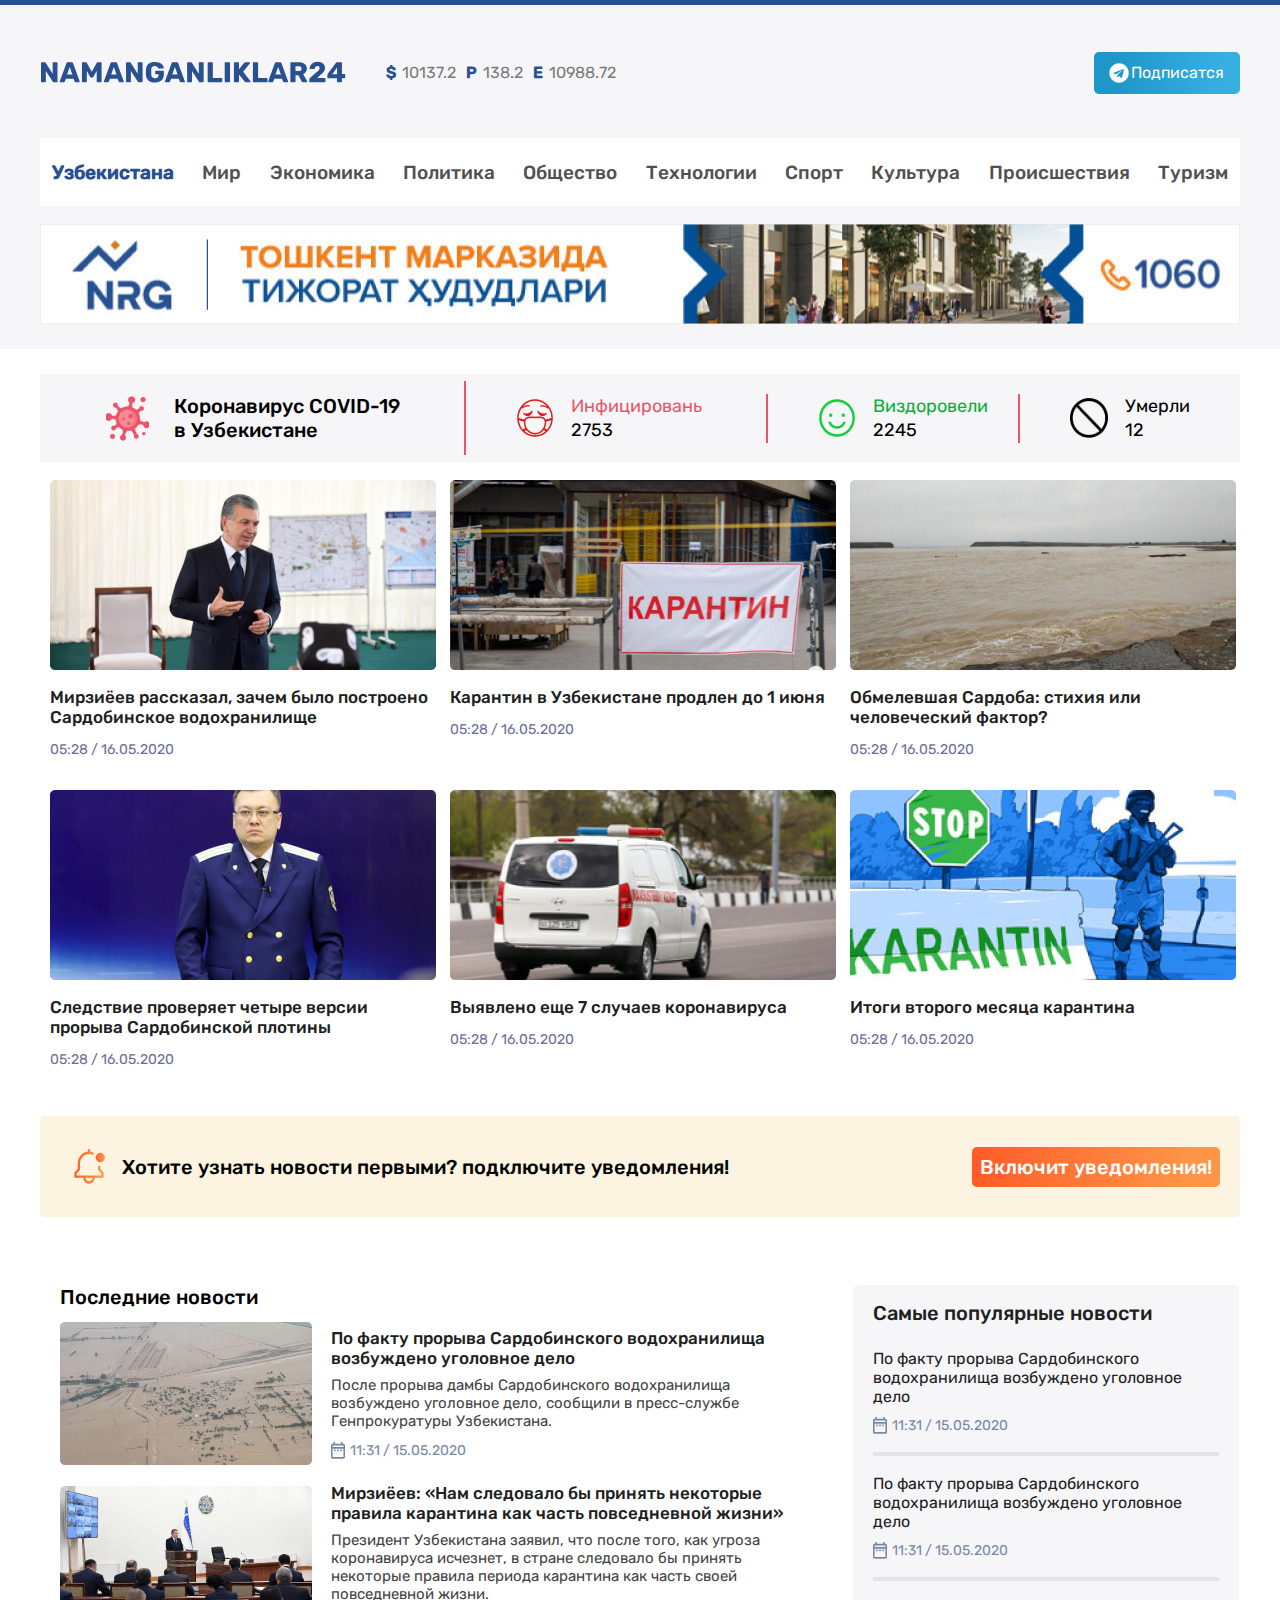
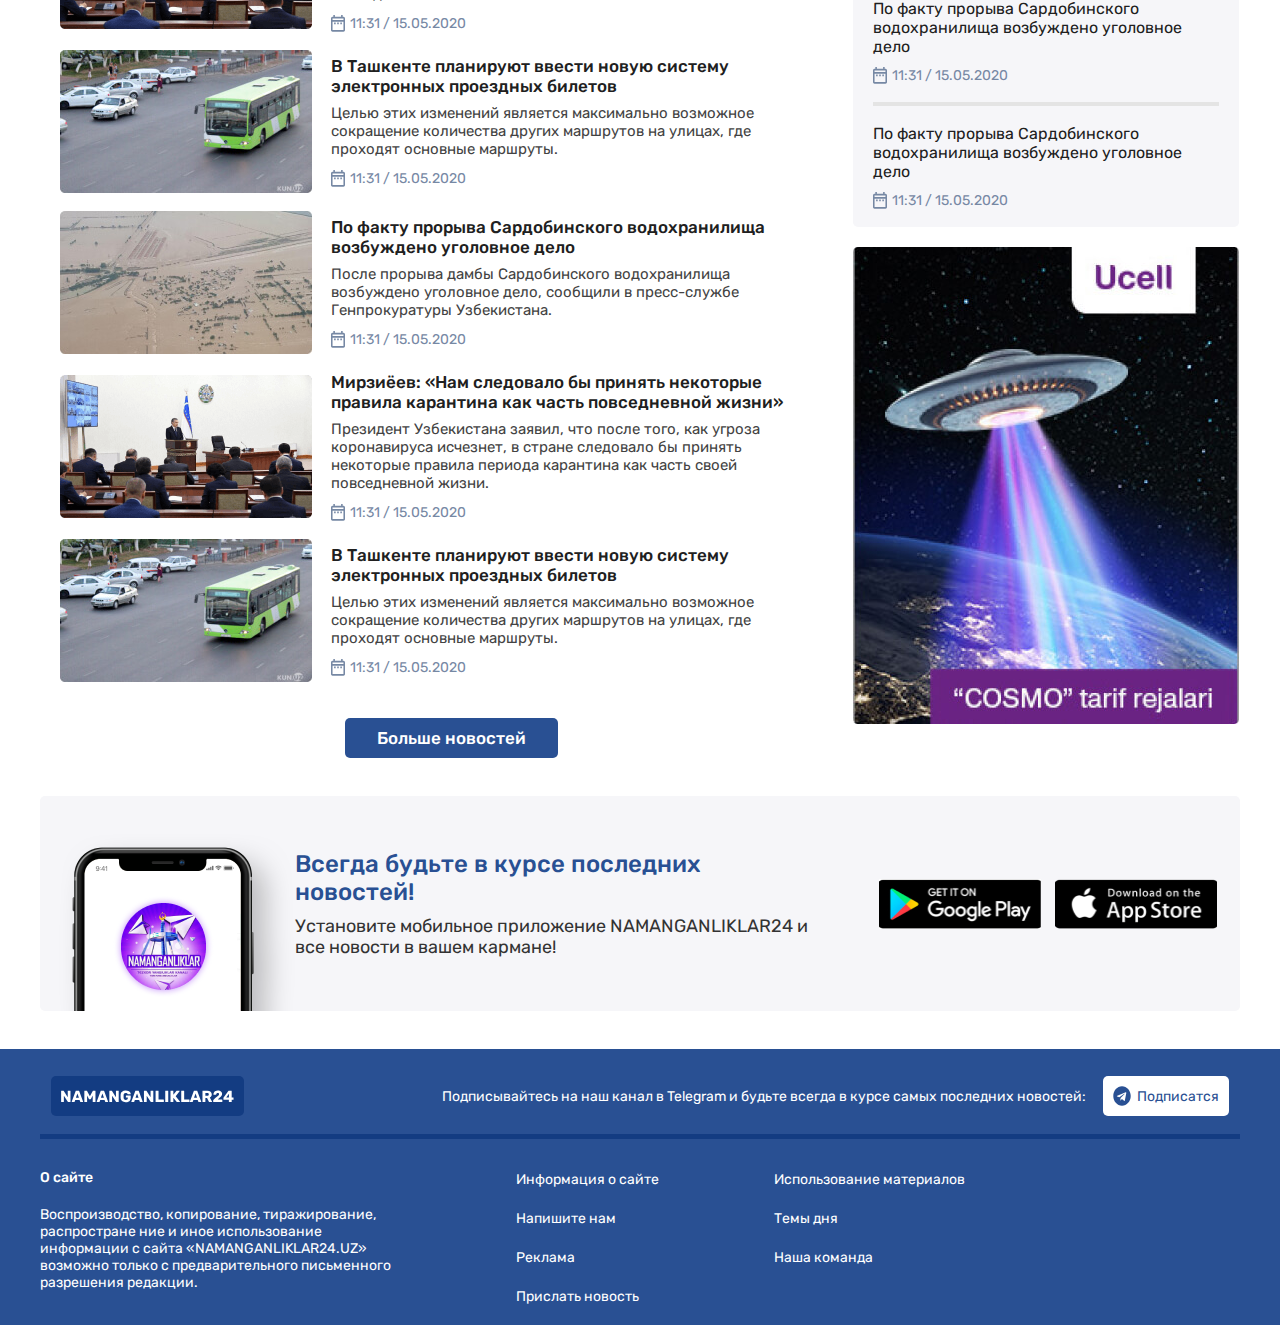
<file: index.html>
<!DOCTYPE html>
<html lang="en">
<head>
    <meta charset="UTF-8">
    <meta http-equiv="X-UA-Compatible" content="IE=edge">
    <meta name="viewport" content="width=device-width, initial-scale=1.0">
    <link rel="stylesheet" href="./css/style.css">
    <title>Namanganliklar24</title>
</head>
    <body>
        <header class="header">
        <div class="container header-container">
            <div class="header-top">
                <div class="header-top-left">
                    <a class="header-top-logo" href="#"><img src="./images/logo.svg" alt="Logotip" width="306" height="33"></a>
                    
                    <ul class="header-top-list">
                        <li class="header-top-item"><span>$</span> 10137.2</li>
                        <li class="header-top-item"><span>P</span> 138.2</li>
                        <li class="header-top-item"><span>E</span> 10988.72</li>
                    </ul>
                </div>
                
                <div class="header-top-right">
                    <a class="header-top-right-link" href="#"><img class="header-right-img" src="./images/telegram.png" alt="Telegram"> Подписатся</a>
                </div>
            </div>
            
            <div class="header-links">
                <ul class="header-list">
                    <li class="header-item"><a class="header-item-link header-item-link-active" href="#">Узбекистана</a></li>
                    <li class="header-item"><a class="header-item-link" href="#">Мир</a></li>
                    <li class="header-item"><a class="header-item-link" href="#">Экономика</a></li>
                    <li class="header-item"><a class="header-item-link" href="./politics.html">Политика</a></li>
                    <li class="header-item"><a class="header-item-link" href="#">Общество</a></li>
                    <li class="header-item"><a class="header-item-link" href="#">Технологии</a></li>
                    <li class="header-item"><a class="header-item-link" href="#">Спорт</a></li>
                    <li class="header-item"><a class="header-item-link" href="#">Культура</a></li>
                    <li class="header-item"><a class="header-item-link" href="#">Происшествия</a></li>
                    <li class="header-item"><a class="header-item-link" href="#">Туризм</a></li>
                </ul>
            </div>
            
            <div class="header-img">
                <img src="./images/nrg-banner.jpg" alt="Banner-ad" width="1200" height="100">
            </div>
        </div>
        </header>
    
        <main class="main">
        <section class="covid19">
            <div class="container covid-section">
                <div class="first-covid-information">
                    <img class="covid-png" src="./images/Covid.png" alt="Covid-emblem" width="43" height="45">
                    
                    <p class="covid-first">Коронавирус COVID-19 в Узбекистане</p>
                </div>
                
                <hr class="covid-line covid-line-active">
                
                <div class="second-covid-information">
                    <div class="second-covid-information-img">
                        <img class="covid-second-png" src="./images/with-mask.png" alt="face-with-mask" width="38" height="40">
                    </div>
                    
                    <div class="second-covid-information-text">
                        <p class="second-covid-information-text-decor">Инфицировань</p>
                        <p class="second-covid-information-text-decor-numb">2753</p>
                    </div>
                </div>
                
                <hr class="covid-line">
                
                <div class="third-covid-information">
                    <div class="third-covid-information-img">
                        <img class="covid-third-png" src="./images/cil_smile.png" alt="Smile-face" width="38" height="40">
                    </div>
                    
                    <div class="third-covid-information-text">
                        <p class="third-covid-information-text-decor">Виздоровели</p>
                        <p class="third-covid-information-decor-num">2245</p>
                    </div>
                </div>
                
                <hr class="covid-line">
                
                <div class="fourth-covid-information">
                    <div class="fourth-covid-information-img">
                        <img class="covid-fourth-png" src="./images/Vector.png" alt="Died" width="38" height="40">
                    </div>
                    
                    <div class="fourth-covid-information-text">
                        <p class="fourth-covid-information-text-decor">Умерли</p>
                        <p class="fourth-covid-information-decor-num">12</p>
                    </div>
                </div>
            </div>
        </section>
        
        <section class="news">
            <div class="container news-section">
                <ul class="news-section-list">
                    <li class="news-section-item">
                        <a class="news-section-link" href="#">
                            <img class="news-img" src="./images/prezident.jpg" alt="Prezident-photo" width="386" height="190">
                            
                            <p class="news-item-text">Мирзиёев рассказал, зачем было построено Сардобинское водохранилище</p>
                        </a>
                        
                        <p class="news-item-bottom-text">05:28 / 16.05.2020</p>
                    </li>
                    
                    <li class="news-section-item">
                        <a class="news-section-link" href="#">
                            <img class="news-img" src="./images/karantin.jpg" alt="Karantin" width="386" height="190">
                            
                            <p class="news-item-text">Карантин в Узбекистане продлен до 1 июня</p>
                        </a>
                        
                        <p class="news-item-bottom-text">05:28 / 16.05.2020</p>
                    </li>
                    
                    <li class="news-section-item">
                        <a class="news-section-link" href="#">
                            <img class="news-img" src="./images/sardoba.jpg" alt="Sardoba" width="386" height="190">
                            
                            <p class="news-item-text">Обмелевшая Сардоба: стихия или человеческий фактор?</p>
                        </a>
                        
                        <p class="news-item-bottom-text">05:28 / 16.05.2020</p>
                    </li>
                    
                    <li class="news-section-item">
                        <a class="news-section-link" href="#">
                            <img class="news-img" src="./images/prokuror.jpg" alt="Prokuror" width="386" height="190">
                            
                            <p class="news-item-text">Следствие проверяет четыре версии прорыва Сардобинской плотины</p>
                        </a>
                        
                        <p class="news-item-bottom-text">05:28 / 16.05.2020</p>
                    </li>
                    
                    <li class="news-section-item">
                        <a class="news-section-link" href="#">
                            <img class="news-img" src="./images/tez-yordam.jpg" alt="Tez-yordam" width="386" height="190">
                            
                            <p class="news-item-text">Выявлено еще 7 случаев коронавируса</p>
                        </a>
                        
                        <p class="news-item-bottom-text">05:28 / 16.05.2020</p>
                    </li>
                    
                    <li class="news-section-item">
                        <a class="news-section-link" href="#">
                            <img class="news-img" src="./images/stop-karantin.jpg" alt="Stop-karantin" width="386" height="190">
                            
                            <p class="news-item-text">Итоги второго месяца карантина</p>
                        </a>
                        
                        <p class="news-item-bottom-text">05:28 / 16.05.2020</p>
                    </li>
                </ul>
            </div>
        </section>
        
        <section class="remainder">
            <div class="container remainder-container">
                <div class="remainder-box">
                    <div class="remainder-text">
                        <img class="remainder-img" src="./images/bell-icon.svg" alt="bell-icon" width="31" height="35">
                        
                        <p class="remainder-main-text">Хотите узнать новости первыми? подключите уведомления!</p>
                    </div>
                    
                    <div class="remainder-button">
                        <a class="remainder-link" href="#">Включит  уведомления!</a>
                    </div>
                </div>
            </div>
        </section>
        
        <section class="main-news">
            <div class="container main-news-container">
                <div class="main-news-left">
                    <ul class="main-news-left-list">
                        <h2 class="main-news-top-heading">Последние новости</h2>
                        <li class="main-news-left-item">
                            <a class="main-news-link" href="#">
                                <div class="main-news-inner-left">
                                    <img src="./images/sardoba-main.jpg" alt="Sardoba-suv toshqini" width="252" height="143">
                                </div>
                                
                                <div class="main-news-inner-right">
                                    <p class="main-inner-heading">По факту прорыва Сардобинского водохранилища возбуждено уголовное дело</p>
                                    
                                    <p class="main-inner-text">После прорыва дамбы Сардобинского водохранилища возбуждено уголовное дело, сообщили в пресс-службе Генпрокуратуры Узбекистана.</p>
                                    
                                    <div class="main-inner-date-section">
                                        <img src="./images/date.svg" alt="date">
                                        
                                        <p class="main-inner-date">11:31 / 15.05.2020</p>
                                    </div>
                                </div>
                            </a>
                        </li>
                        
                        <li class="main-news-left-item">
                            <a class="main-news-link" href="#">
                                <div class="main-news-inner-left">
                                    <img src="./images/prezident-main.jpg" alt="Prezident suhbatda" width="252" height="143">
                                </div>
                                
                                <div class="main-news-inner-right">
                                    <p class="main-inner-heading">Мирзиёев: «Нам следовало бы принять некоторые правила 
                                        карантина как часть повседневной жизни»</p>
                                        
                                        <p class="main-inner-text">Президент Узбекистана заявил, что после того, как угроза коронавируса исчезнет, в стране следовало бы принять некоторые правила периода карантина как часть своей повседневной жизни.</p>
                                        
                                        <div class="main-inner-date-section">
                                            <img src="./images/date.svg" alt="date">
                                            
                                            <p class="main-inner-date">11:31 / 15.05.2020</p>
                                        </div>
                                    </div>
                                </a>
                            </li>
                            
                            <li class="main-news-left-item">
                                <a class="main-news-link" href="#">
                                    <div class="main-news-inner-left">
                                        <img src="./images/avtobus-main.jpg" alt="toshkent avtobusi" width="252" height="143">
                                    </div>
                                    
                                    <div class="main-news-inner-right">
                                        <p class="main-inner-heading">В Ташкенте планируют ввести новую систему электронных проездных билетов</p>
                                        
                                        <p class="main-inner-text">Целью этих изменений является максимально возможное сокращение количества других маршрутов на улицах, где проходят основные маршруты.</p>
                                        
                                        <div class="main-inner-date-section">
                                            <img src="./images/date.svg" alt="date">
                                            
                                            <p class="main-inner-date">11:31 / 15.05.2020</p>
                                        </div>
                                    </div>
                                </a>
                            </li>
                            
                            <li class="main-news-left-item">
                                <a class="main-news-link" href="#">
                                    <div class="main-news-inner-left">
                                        <img src="./images/sardoba-main.jpg" alt="Sardoba-suv toshqini" width="252" height="143">
                                    </div>
                                    
                                    <div class="main-news-inner-right">
                                        <p class="main-inner-heading">По факту прорыва Сардобинского водохранилища возбуждено уголовное дело</p>
                                        
                                        <p class="main-inner-text">После прорыва дамбы Сардобинского водохранилища возбуждено уголовное дело, сообщили в пресс-службе Генпрокуратуры Узбекистана.</p>
                                        
                                        <div class="main-inner-date-section">
                                            <img src="./images/date.svg" alt="date">
                                            
                                            <p class="main-inner-date">11:31 / 15.05.2020</p>
                                        </div>
                                    </div>
                                </a>
                            </li>
                            
                            <li class="main-news-left-item">
                                <a class="main-news-link" href="#">
                                    <div class="main-news-inner-left">
                                        <img src="./images/prezident-main.jpg" alt="Prezident suhbatda" width="252" height="143">
                                    </div>
                                    
                                    <div class="main-news-inner-right">
                                        <p class="main-inner-heading">Мирзиёев: «Нам следовало бы принять некоторые правила 
                                            карантина как часть повседневной жизни»</p>
                                            
                                            <p class="main-inner-text">Президент Узбекистана заявил, что после того, как угроза коронавируса исчезнет, в стране следовало бы принять некоторые правила периода карантина как часть своей повседневной жизни.</p>
                                            
                                            <div class="main-inner-date-section">
                                                <img src="./images/date.svg" alt="date">
                                                
                                                <p class="main-inner-date">11:31 / 15.05.2020</p>
                                            </div>
                                        </div>
                                    </a>
                                </li>
                                
                                <li class="main-news-left-item">
                                    <a class="main-news-link" href="#">
                                        <div class="main-news-inner-left">
                                            <img src="./images/avtobus-main.jpg" alt="Toshkent avtobusi" width="252" height="143">
                                        </div>
                                        
                                        <div class="main-news-inner-right">
                                            <p class="main-inner-heading">В Ташкенте планируют ввести новую систему электронных проездных билетов</p>
                                            
                                            <p class="main-inner-text">Целью этих изменений является максимально возможное сокращение количества других маршрутов на улицах, где проходят основные маршруты.</p>
                                            
                                            <div class="main-inner-date-section">
                                                <img src="./images/date.svg" alt="date">
                                                
                                                <p class="main-inner-date">11:31 / 15.05.2020</p>
                                            </div>
                                        </div>
                                    </a>
                                </li>
                            </ul>
                            
                            <a class="main-left-button" href="#">Больше новостей</a>
                        </div>
                        
                        <div class="main-news-right">
                            <ul class="main-news-right-list">
                                <h2 class="main-inner-right-heading">Cамые популярные новости</h2>
                                <li class="main-news-right-item">
                                    <a class="main-news-left-link" href="#">
                                        <p class="main-inner-right-text">По факту прорыва Сардобинского водохранилища возбуждено уголовное дело</p>
                                        
                                        <div class="main-inner-right-date-section">
                                            <img src="./images/date.svg" alt="date">
                                            
                                            <p class="main-inner-right-date">11:31 / 15.05.2020</p>
                                        </div>
                                    </a>
                                </li>
                                
                                <hr class="main-line">
                                
                                <li class="main-news-right-item">
                                    <a class="main-news-left-link" href="#">
                                        <p class="main-inner-right-text">По факту прорыва Сардобинского водохранилища возбуждено уголовное дело</p>
                                        
                                        <div class="main-inner-right-date-section">
                                            <img src="./images/date.svg" alt="date">
                                            
                                            <p class="main-inner-right-date">11:31 / 15.05.2020</p>
                                        </div>
                                    </a>
                                </li>
                                
                                <hr class="main-line">
                                
                                <li class="main-news-right-item">
                                    <a class="main-news-left-link" href="#">
                                        <p class="main-inner-right-text">По факту прорыва Сардобинского водохранилища возбуждено уголовное дело</p>
                                        
                                        <div class="main-inner-right-date-section">
                                            <img src="./images/date.svg" alt="date">
                                            
                                            <p class="main-inner-right-date">11:31 / 15.05.2020</p>
                                        </div>
                                    </a>
                                </li>
                                
                                <hr class="main-line">
                                
                                <li class="main-news-right-item">
                                    <a class="main-news-left-link" href="#">
                                        <p class="main-inner-right-text">По факту прорыва Сардобинского водохранилища возбуждено уголовное дело</p>
                                        
                                        <div class="main-inner-right-date-section">
                                            <img src="./images/date.svg" alt="date">
                                            
                                            <p class="main-inner-right-date">11:31 / 15.05.2020</p>
                                        </div>
                                    </a>
                                </li>
                            </ul>
                            
                            <img class="main-ucell" src="./images/ucell.jpg" alt="Ucell reklamasi" width="386" height="477">
                        </div>
                    </div>
                </section>
                
                <section class="download">
                    <div class="container">
                        <div class="download-box">
                            
                            <div class="download-box-container">  
                                <img class="download-main-img" src="./images/mobile-ad.png" alt="Mobile-ad" width="236" height="177">
                                
                                <div class="download-text-section">
                                    <p class="download-text-heading">Всегда будьте в курсе последних новостей!</p>
                                    
                                    <p class="download-text">Установите мобильное приложение NAMANGANLIKLAR24 и все новости в вашем кармане!</p>
                                </div>
                                
                                <div class="download-img-section">
                                    <a class="download-img" href="#"><img src="./images/googleplay.jpg" alt="googleplay download" width="162" height="50"></a>
                                    
                                    <a class="download-img" href="#"><img src="./images/appstore.png" alt="appstore download" width="162" height="50"></a>
                                </div>
                            </div>
                            
                            
                        </div>
                    </div>
                </section>       
        </main>

        <footer class="footer">
            <div class="container">
                <div class="footer-top">
                    <div class="footer-top-link">
                        <a class="footer-main-top-link" href="#"><img src="./images/footer-logo.svg" alt="footer-logotip" width="173" height="21"></a>
                    </div>

                    <div class="footer-top-right">
                        <p class="footer-top-right-text">Подписывайтесь на наш канал в Telegram и будьте всегда в курсе самых последних новостей:</p>

                        <a class="footer-top-right-link" href="#"><img class="footer-top-telegram" src="./images/footer-telegram.svg" alt="Telegram link">Подписатся<a>
                    </div>
                </div>

                <hr class="footer-line">

                <div class="footer-bottom">
                    <div class="footer-bottom-left">
                        <p class="footer-bottom-text-heading">О сайте</p>

                        <p class="footer-bottom-text">Воспроизводство, копирование, тиражирование, распростране ние и иное использование информации с сайта «NAMANGANLIKLAR24.UZ» возможно только с предварительного письменного разрешения редакции.
                        </p>
                    </div>

                    <div class="footer-bottom-list">
                        <ul class="footer-bottom-left-list">
                            <li class="footer-bottom-item"><a class="footer-bottom-item-link" href="#">Информация о сайте</a></li>
                            <li class="footer-bottom-item"><a class="footer-bottom-item-link" href="./contact.html">Напишите нам</a></li>
                            <li class="footer-bottom-item"><a class="footer-bottom-item-link" href="#">Реклама</a></li>
                            <li class="footer-bottom-item"><a class="footer-bottom-item-link" href="#">Прислать новость</a></li>
                        </ul>

                        <ul class="footer-bottom-right-list">
                            <li class="footer-bottom-item"><a class="footer-bottom-item-link" href="#">Использование материалов</a></li>
                            <li class="footer-bottom-item"><a class="footer-bottom-item-link" href="#">Темы дня</a></li>
                            <li class="footer-bottom-item"><a class="footer-bottom-item-link" href="#">Наша команда</a></li>
                        </ul>
                    </div>
                </div>
            </div>
        </footer>
    </body>
</html>
</file>
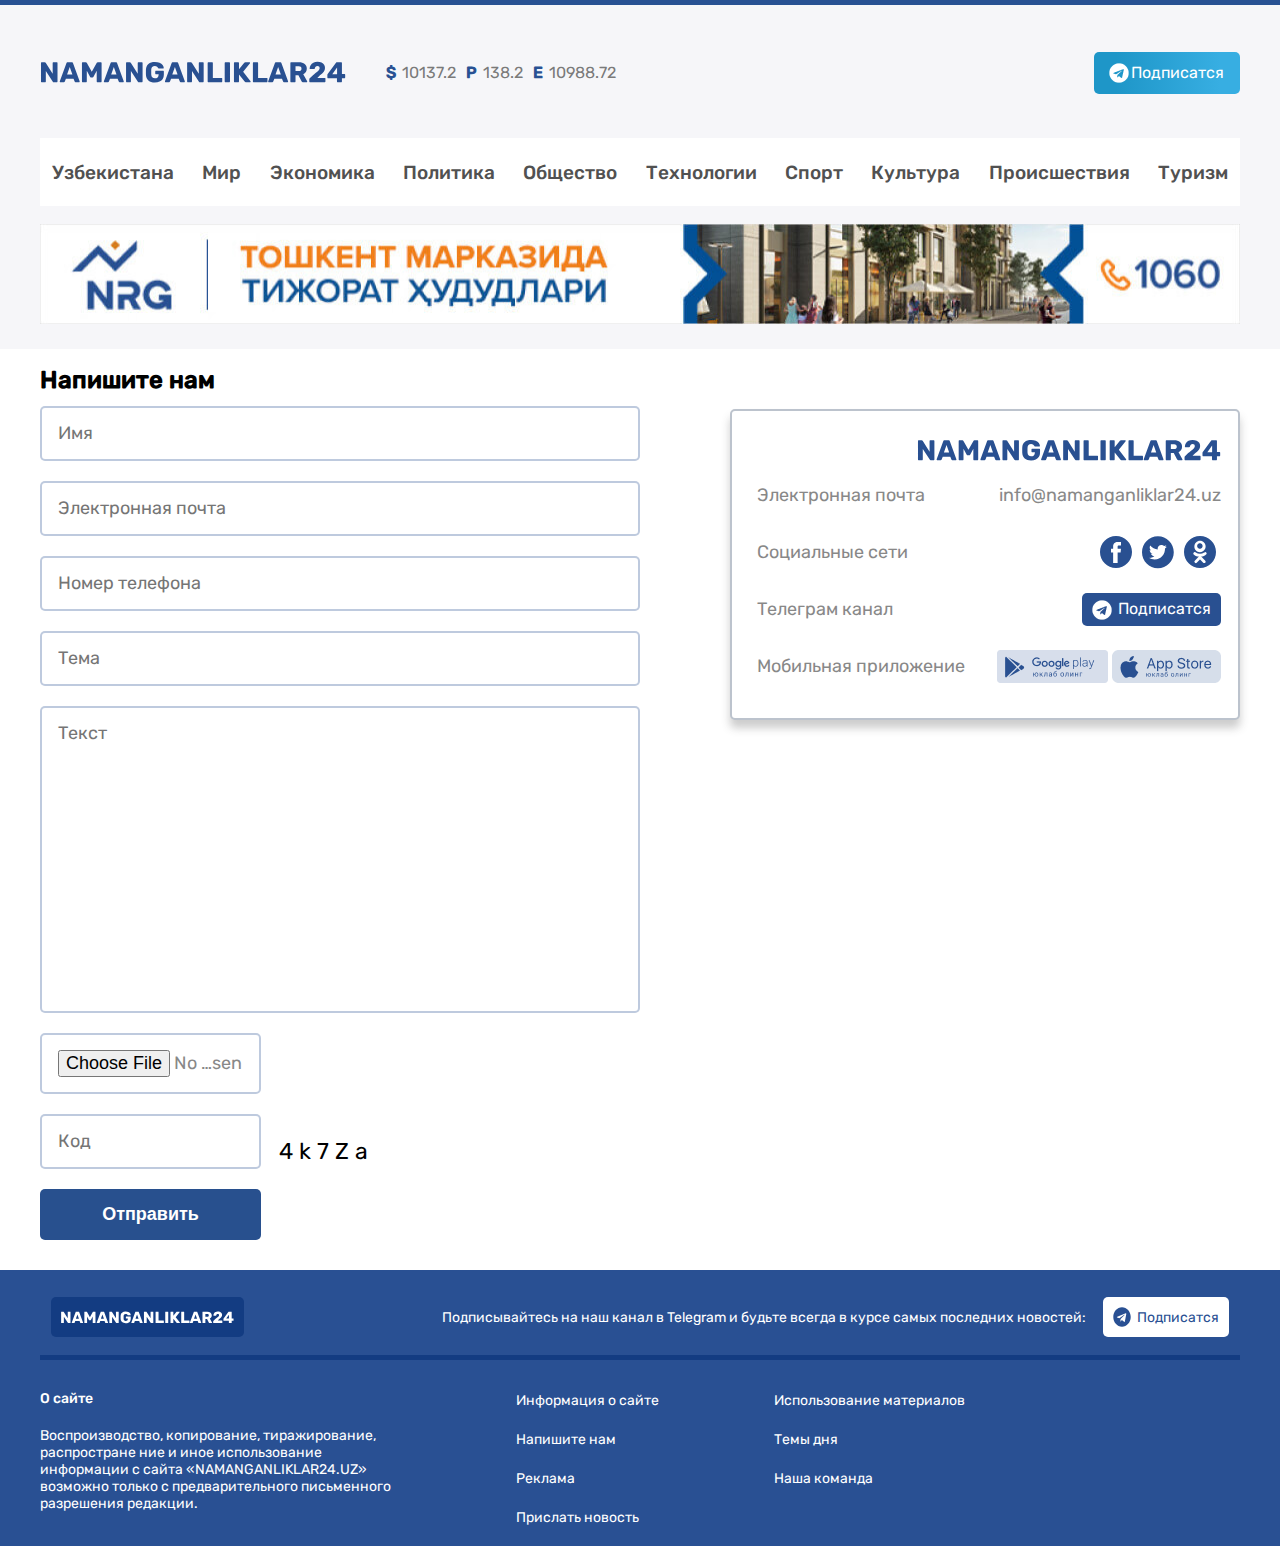
<file: contact.html>
<!DOCTYPE html>
<html lang="en">
<head>
    <meta charset="UTF-8">
    <meta http-equiv="X-UA-Compatible" content="IE=edge">
    <meta name="viewport" content="width=device-width, initial-scale=1.0">
    <link rel="stylesheet" href="./css/style.css">
    <title>Namanganliklar 24 | Contact</title>
</head>
<body>
    <header class="header">
        <div class="container header-container">
            <div class="header-top">
                <div class="header-top-left">
                    <a class="header-top-logo" href="#"><img src="./images/logo.svg" alt="Logotip" width="306" height="33"></a>
                    
                    <ul class="header-top-list">
                        <li class="header-top-item"><span>$</span> 10137.2</li>
                        <li class="header-top-item"><span>P</span> 138.2</li>
                        <li class="header-top-item"><span>E</span> 10988.72</li>
                    </ul>
                </div>
                
                <div class="header-top-right">
                    <a class="header-top-right-link" href="#"><img class="header-right-img" src="./images/telegram.png" alt="Telegram"> Подписатся</a>
                </div>
            </div>
            
            <div class="header-links">
                <ul class="header-list">
                    <li class="header-item"><a class="header-item-link" href="#">Узбекистана</a></li>
                    <li class="header-item"><a class="header-item-link" href="#">Мир</a></li>
                    <li class="header-item"><a class="header-item-link" href="#">Экономика</a></li>
                    <li class="header-item"><a class="header-item-link" href="./politics.html">Политика</a></li>
                    <li class="header-item"><a class="header-item-link" href="#">Общество</a></li>
                    <li class="header-item"><a class="header-item-link" href="#">Технологии</a></li>
                    <li class="header-item"><a class="header-item-link" href="#">Спорт</a></li>
                    <li class="header-item"><a class="header-item-link" href="#">Культура</a></li>
                    <li class="header-item"><a class="header-item-link" href="#">Происшествия</a></li>
                    <li class="header-item"><a class="header-item-link" href="#">Туризм</a></li>
                </ul>
            </div>
            
            <div class="header-img">
                <img src="./images/nrg-banner.jpg" alt="Banner-ad" width="1200" height="100">
            </div>
        </div>
    </header>
    
    <main class="main">
        <section class="contact-us-container">
            <div class="container">
                <div class="contact-us">
                    <div class="contact-left">
                        <h2 class="contact-left-heading">Напишите нам</h2>
                        
                        <form class="contact-form" action="">
                            <input class="contacts-input user-name" type="text" id="user-name" placeholder="Имя" name="user-name" required>
                            
                            <input class="contacts-input user-email" type="email" id="user-email" placeholder="Электронная почта" name="user-email" required>
                            
                            <input class="contacts-input user-tel" type="tel" id="user-tel" placeholder="Номер телефона" name="user-tel" required>
                            
                            <input class="contacts-input user-theme" type="text" id="user-theme" placeholder="Тема" name="user-theme" required>
                            
                            <textarea class="contacts-input user-area" name="user-area" id="user-area" rows="5" placeholder="Текст"></textarea>
                            
                            <input class="contacts-input user-file" type="file" id="user-file" placeholder="Прикрепить файл" name="user-file" required>
                            
                            <div class="contact-code">
                                <input class="contacts-input user-code" type="text" id="user-code" placeholder="Код" name="user-code" required>
                                
                                <p class="contact-code-text">4 k 7 Z a</p>
                            </div>
                            
                            <button class="contact-submit-btn">Отправить</button>
                        </form>
                    </div>
                    
                    <div class="contact-right">
                        <div class="contact-box">
                            <a class="contact-right-heading-link" href="./index.html"><img src="./images/logo.svg" alt="logo in the box" width="304" height="33"></a>

                            <div class="contact-right-rows">
                                <p class="contact-right-text">Электронная почта</p>

                                <p class="contact-right-text">info@namanganliklar24.uz</p>
                            </div>

                            <div class="contact-right-rows contact-malibu">
                                <p class="contact-right-text">Социальные сети</p>

                                <div class="social-network">
                                    <a href="#" class="contact-social-links"><img src="./images/facebook.svg" alt="facebook-logo"></a>

                                    <a href="#" class="contact-social-links"><img src="./images/twitter.svg" alt="twitter-logo"></a>

                                    <a href="#" class="contact-social-links"><img src="./images/odno.svg" alt="odnoklassiki"></a>
                                </div>
                            </div>

                            <div class="contact-right-rows contact-malibu">
                                <p class="contact-right-text">Телеграм канал</p>

                                <a href="#" class="contact-link-telegram"><img class="contact-telegram-right" src="./images/telegram.png" alt="telegram link">Подписатся</a>
                            </div>

                            <div class="contact-right-rows contact-malibu">
                                <p class="contact-right-text">Мобильная приложение</p>

                                <div class="contact-mobile-app-links">
                                    <a href="#" class="contact-app-link"><img src="./images/googleplay-contact.png" alt="google play link"></a>

                                    <a href="#" class="contact-app-link"><img src="./images/appstore-contact.png" alt="app store link"></a>
                                </div>
                            </div>
                        </div>
                    </div>
                </div>
            </div>
        </section>
    </main>
    
    <footer class="footer">
        <div class="container">
            <div class="footer-top">
                <div class="footer-top-link">
                    <a class="footer-main-top-link" href="#"><img src="./images/footer-logo.svg" alt="footer-logotip" width="173" height="21"></a>
                </div>
                
                <div class="footer-top-right">
                    <p class="footer-top-right-text">Подписывайтесь на наш канал в Telegram и будьте всегда в курсе самых последних новостей:</p>
                    
                    <a class="footer-top-right-link" href="#"><img class="footer-top-telegram" src="./images/footer-telegram.svg" alt="Telegram link">Подписатся<a>
                    </div>
                </div>
                
                <hr class="footer-line">
                
                <div class="footer-bottom">
                    <div class="footer-bottom-left">
                        <p class="footer-bottom-text-heading">О сайте</p>
                        
                        <p class="footer-bottom-text">Воспроизводство, копирование, тиражирование, распростране ние и иное использование информации с сайта «NAMANGANLIKLAR24.UZ» возможно только с предварительного письменного разрешения редакции.
                        </p>
                    </div>
                    
                    <div class="footer-bottom-list">
                        <ul class="footer-bottom-left-list">
                            <li class="footer-bottom-item"><a class="footer-bottom-item-link" href="#">Информация о сайте</a></li>
                            <li class="footer-bottom-item"><a class="footer-bottom-item-link" href="./contact.html">Напишите нам</a></li>
                            <li class="footer-bottom-item"><a class="footer-bottom-item-link" href="#">Реклама</a></li>
                            <li class="footer-bottom-item"><a class="footer-bottom-item-link" href="#">Прислать новость</a></li>
                        </ul>
                        
                        <ul class="footer-bottom-right-list">
                            <li class="footer-bottom-item"><a class="footer-bottom-item-link" href="#">Использование материалов</a></li>
                            <li class="footer-bottom-item"><a class="footer-bottom-item-link" href="#">Темы дня</a></li>
                            <li class="footer-bottom-item"><a class="footer-bottom-item-link" href="#">Наша команда</a></li>
                        </ul>
                    </div>
                </div>
            </div>
        </footer>
    </body>
    </html>
</file>
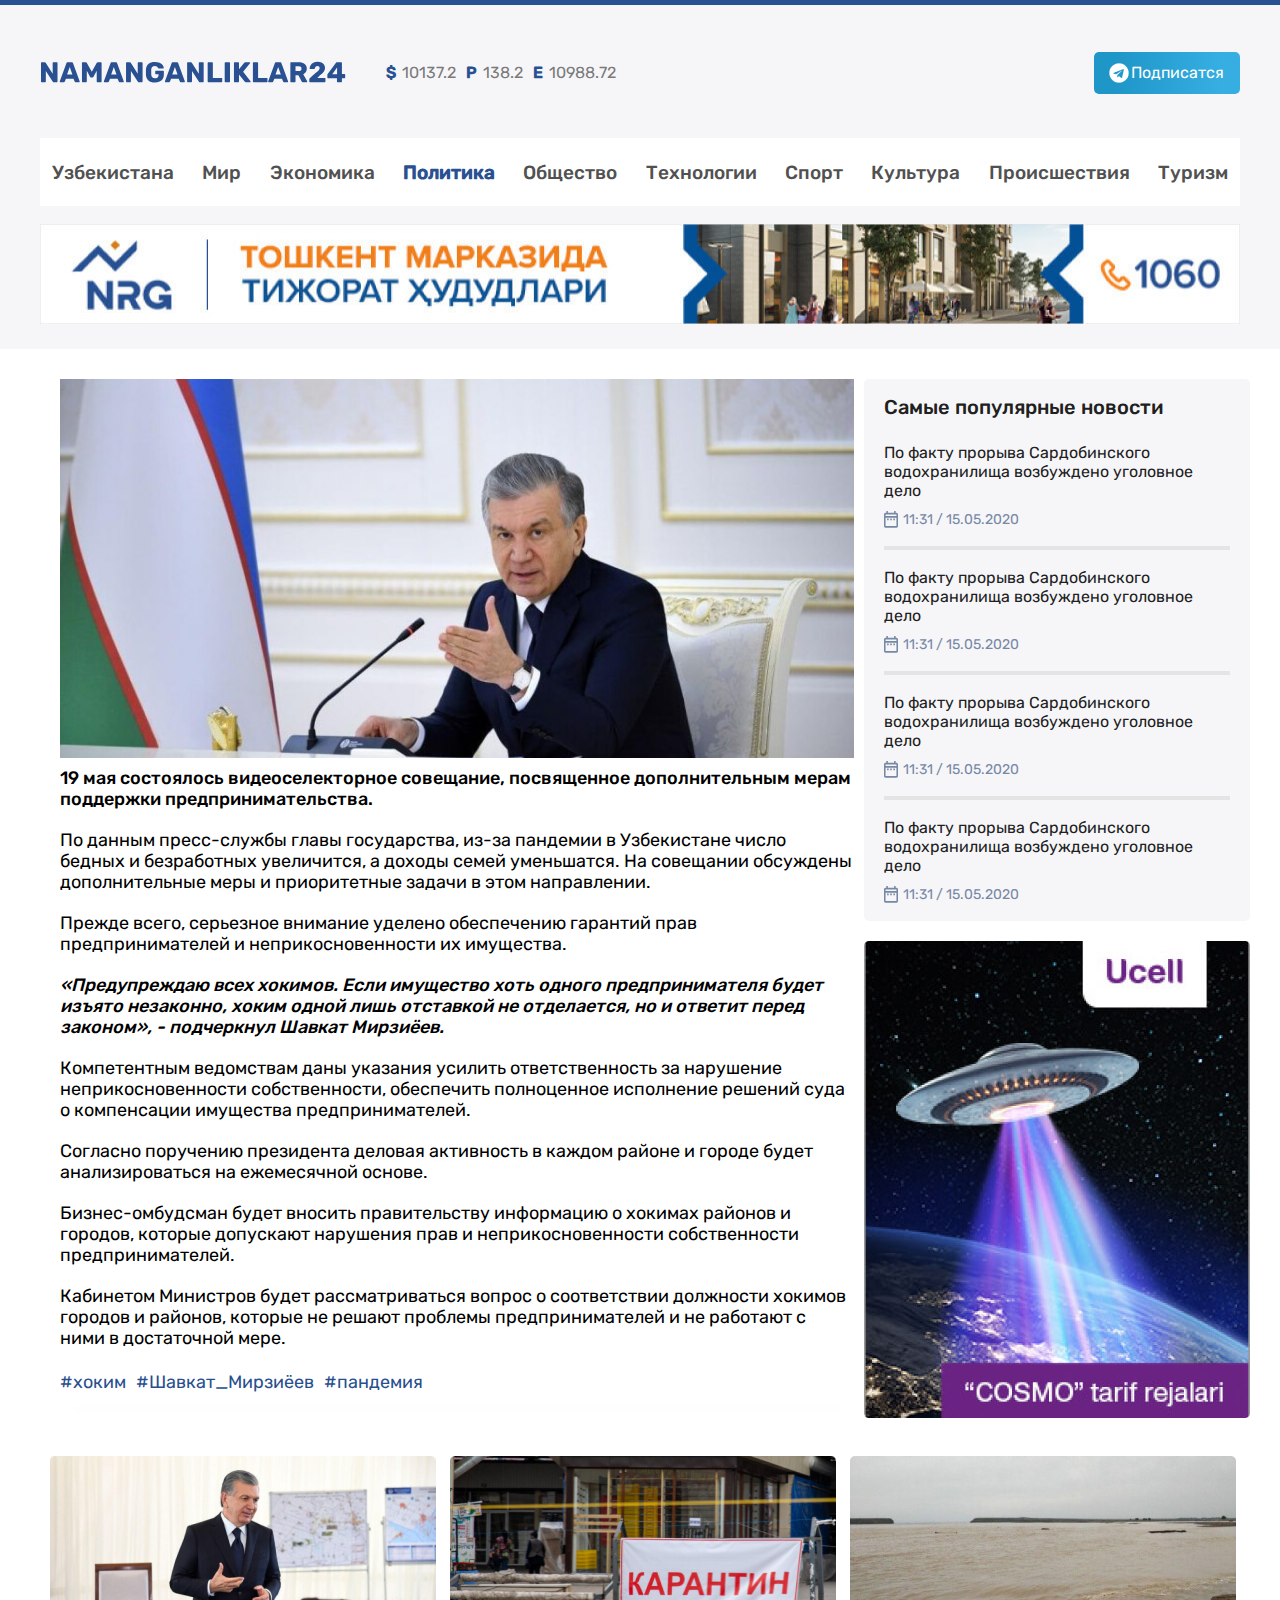
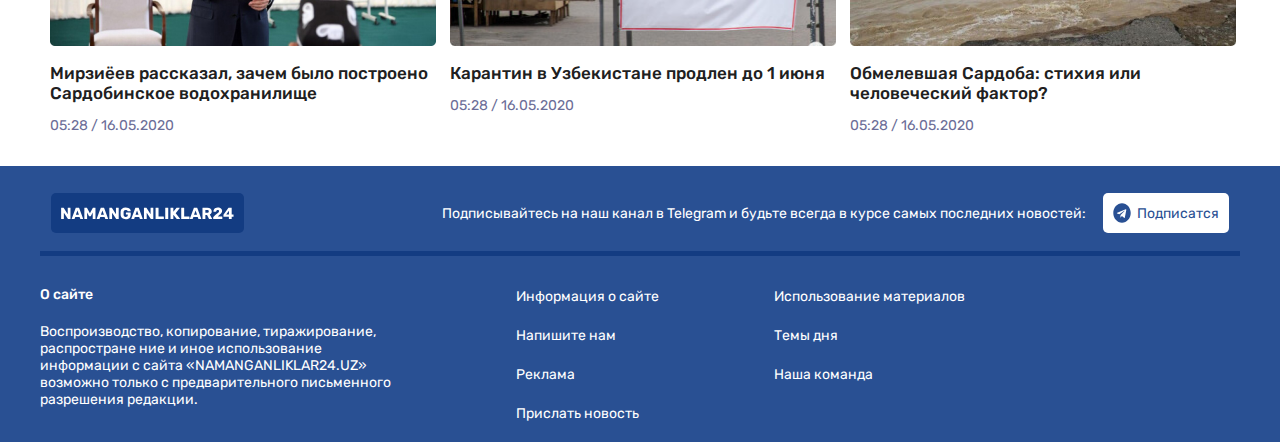
<file: politics-news.html>
<!DOCTYPE html>
<html lang="en">
<head>
    <meta charset="UTF-8">
    <meta http-equiv="X-UA-Compatible" content="IE=edge">
    <meta name="viewport" content="width=device-width, initial-scale=1.0">
    <link rel="stylesheet" href="./css/style.css">
    <title>Namanganliklar24 | Yangiliklar</title>
</head>
<body>
    <header class="header">
        <div class="container header-container">
            <div class="header-top">
                <div class="header-top-left">
                    <a class="header-top-logo" href="#"><img src="./images/logo.svg" alt="Logotip" width="306" height="33"></a>
                    
                    <ul class="header-top-list">
                        <li class="header-top-item"><span>$</span> 10137.2</li>
                        <li class="header-top-item"><span>P</span> 138.2</li>
                        <li class="header-top-item"><span>E</span> 10988.72</li>
                    </ul>
                </div>
                
                <div class="header-top-right">
                    <a class="header-top-right-link" href="#"><img class="header-right-img" src="./images/telegram.png" alt="Telegram"> Подписатся</a>
                </div>
            </div>
            
            <div class="header-links">
                <ul class="header-list">
                    <li class="header-item"><a class="header-item-link" href="./index.html">Узбекистана</a></li>
                    <li class="header-item"><a class="header-item-link" href="#">Мир</a></li>
                    <li class="header-item"><a class="header-item-link" href="#">Экономика</a></li>
                    <li class="header-item"><a class="header-item-link header-item-link-active" href="./politics.html">Политика</a></li>
                    <li class="header-item"><a class="header-item-link" href="#">Общество</a></li>
                    <li class="header-item"><a class="header-item-link" href="#">Технологии</a></li>
                    <li class="header-item"><a class="header-item-link" href="#">Спорт</a></li>
                    <li class="header-item"><a class="header-item-link" href="#">Культура</a></li>
                    <li class="header-item"><a class="header-item-link" href="#">Происшествия</a></li>
                    <li class="header-item"><a class="header-item-link" href="#">Туризм</a></li>
                </ul>
            </div>
            
            <div class="header-img">
                <img src="./images/nrg-banner.jpg" alt="Banner-ad" width="1200" height="100">
            </div>
        </div>
    </header>
    <main>
        <section class="main-news">
            <div class="container main-news-container">
                <div class="main-news-left">
                    
                    <div class="main-prezident-left">
                        <img src="./images/asosiy-prezident.jpg" alt="Prezident majlisda" width="794" height="379">
                        
                        <div class="main-prezident-news-text">
                            <div class="main-president-text-heading">19 мая состоялось видеоселекторное совещание, посвященное дополнительным мерам поддержки предпринимательства.</div>
                            
                            <div class="main-president-text">По данным пресс-службы главы государства, из-за пандемии в Узбекистане число бедных и безработных увеличится, а доходы семей уменьшатся. На совещании обсуждены дополнительные меры и приоритетные задачи в этом направлении.</div> 
                            
                            <div class="main-president-text">Прежде всего, серьезное внимание уделено обеспечению гарантий прав предпринимателей и неприкосновенности их имущества.</div>
                            
                            <div class="main-president-italic">«Предупреждаю всех хокимов. Если имущество хоть одного предпринимателя будет изъято незаконно, хоким одной лишь отставкой не отделается, но и ответит перед законом», - подчеркнул Шавкат Мирзиёев.</div>
                            
                            <div class="main-president-text">Компетентным ведомствам даны указания усилить ответственность за нарушение неприкосновенности собственности, обеспечить полноценное исполнение решений суда о компенсации имущества предпринимателей.</div>
                            
                            <div class="main-president-text">Согласно поручению президента деловая активность в каждом районе и городе будет анализироваться на ежемесячной основе.</div>
                            
                            <div class="main-president-text">Бизнес-омбудсман будет вносить правительству информацию о хокимах районов и городов, которые допускают нарушения прав и неприкосновенности собственности предпринимателей.</div>
                            
                            <div class="main-president-text">Кабинетом Министров будет рассматриваться вопрос о соответствии должности хокимов городов и районов, которые не решают проблемы предпринимателей и не работают с ними в достаточной мере.</div>
                            
                            <ul class="president-htag-list">
                                <li class="president-h-tag">#хоким</li>
                                <li class="president-h-tag">#Шавкат_Мирзиёев</li>
                                <li class="president-h-tag">#пандемия</li>
                            </ul>
                            
                            <hr class="president-line">
                        </div>
                    </div>
                </div>
                
                <div class="main-news-right">
                    <ul class="main-news-right-list">
                        <h2 class="main-inner-right-heading">Cамые популярные новости</h2>
                        <li class="main-news-right-item">
                            <a class="main-news-left-link" href="#">
                                <p class="main-inner-right-text">По факту прорыва Сардобинского водохранилища возбуждено уголовное дело</p>
                                
                                <div class="main-inner-right-date-section">
                                    <img src="./images/date.svg" alt="date">
                                    
                                    <p class="main-inner-right-date">11:31 / 15.05.2020</p>
                                </div>
                            </a>
                        </li>
                        
                        <hr class="main-line">
                        
                        <li class="main-news-right-item">
                            <a class="main-news-left-link" href="#">
                                <p class="main-inner-right-text">По факту прорыва Сардобинского водохранилища возбуждено уголовное дело</p>
                                
                                <div class="main-inner-right-date-section">
                                    <img src="./images/date.svg" alt="date">
                                    
                                    <p class="main-inner-right-date">11:31 / 15.05.2020</p>
                                </div>
                            </a>
                        </li>
                        
                        <hr class="main-line">
                        
                        <li class="main-news-right-item">
                            <a class="main-news-left-link" href="#">
                                <p class="main-inner-right-text">По факту прорыва Сардобинского водохранилища возбуждено уголовное дело</p>
                                
                                <div class="main-inner-right-date-section">
                                    <img src="./images/date.svg" alt="date">
                                    
                                    <p class="main-inner-right-date">11:31 / 15.05.2020</p>
                                </div>
                            </a>
                        </li>
                        
                        <hr class="main-line">
                        
                        <li class="main-news-right-item">
                            <a class="main-news-left-link" href="#">
                                <p class="main-inner-right-text">По факту прорыва Сардобинского водохранилища возбуждено уголовное дело</p>
                                
                                <div class="main-inner-right-date-section">
                                    <img src="./images/date.svg" alt="date">
                                    
                                    <p class="main-inner-right-date">11:31 / 15.05.2020</p>
                                </div>
                            </a>
                        </li>
                    </ul>
                    
                    <img class="main-ucell" src="./images/ucell.jpg" alt="Ucell reklamasi" width="386" height="477">
                </div>
            </div>
        </section>
        
        <section class="news">
            <div class="container news-section">
                <ul class="news-section-list">
                    <li class="news-section-item">
                        <a class="news-section-link" href="#">
                            <img class="news-img" src="./images/prezident.jpg" alt="Prezident-photo" width="386" height="190">
                            
                            <p class="news-item-text">Мирзиёев рассказал, зачем было построено Сардобинское водохранилище</p>
                        </a>
                        
                        <p class="news-item-bottom-text">05:28 / 16.05.2020</p>
                    </li>
                    
                    <li class="news-section-item">
                        <a class="news-section-link" href="#">
                            <img class="news-img" src="./images/karantin.jpg" alt="Karantin" width="386" height="190">
                            
                            <p class="news-item-text">Карантин в Узбекистане продлен до 1 июня</p>
                        </a>
                        
                        <p class="news-item-bottom-text">05:28 / 16.05.2020</p>
                    </li>
                    
                    <li class="news-section-item">
                        <a class="news-section-link" href="#">
                            <img class="news-img" src="./images/sardoba.jpg" alt="Sardoba" width="386" height="190">
                            
                            <p class="news-item-text">Обмелевшая Сардоба: стихия или человеческий фактор?</p>
                        </a>
                        
                        <p class="news-item-bottom-text">05:28 / 16.05.2020</p>
                    </li>
                </ul>
            </div>
        </section>
    </main>
    
    <footer class="footer">
        <div class="container">
            <div class="footer-top">
                <div class="footer-top-link">
                    <a class="footer-main-top-link" href="#"><img src="./images/footer-logo.svg" alt="footer-logotip" width="173" height="21"></a>
                </div>

                <div class="footer-top-right">
                    <p class="footer-top-right-text">Подписывайтесь на наш канал в Telegram и будьте всегда в курсе самых последних новостей:</p>

                    <a class="footer-top-right-link" href="#"><img class="footer-top-telegram" src="./images/footer-telegram.svg" alt="Telegram link">Подписатся<a>
                </div>
            </div>

            <hr class="footer-line">

            <div class="footer-bottom">
                <div class="footer-bottom-left">
                    <p class="footer-bottom-text-heading">О сайте</p>

                    <p class="footer-bottom-text">Воспроизводство, копирование, тиражирование, распростране ние и иное использование информации с сайта «NAMANGANLIKLAR24.UZ» возможно только с предварительного письменного разрешения редакции.
                    </p>
                </div>

                <div class="footer-bottom-list">
                    <ul class="footer-bottom-left-list">
                        <li class="footer-bottom-item"><a class="footer-bottom-item-link" href="#">Информация о сайте</a></li>
                        <li class="footer-bottom-item"><a class="footer-bottom-item-link" href="#">Напишите нам</a></li>
                        <li class="footer-bottom-item"><a class="footer-bottom-item-link" href="#">Реклама</a></li>
                        <li class="footer-bottom-item"><a class="footer-bottom-item-link" href="#">Прислать новость</a></li>
                    </ul>

                    <ul class="footer-bottom-right-list">
                        <li class="footer-bottom-item"><a class="footer-bottom-item-link" href="#">Использование материалов</a></li>
                        <li class="footer-bottom-item"><a class="footer-bottom-item-link" href="#">Темы дня</a></li>
                        <li class="footer-bottom-item"><a class="footer-bottom-item-link" href="#">Наша команда</a></li>
                    </ul>
                </div>
            </div>
        </div>
    </footer>
</body>
</html>
</file>
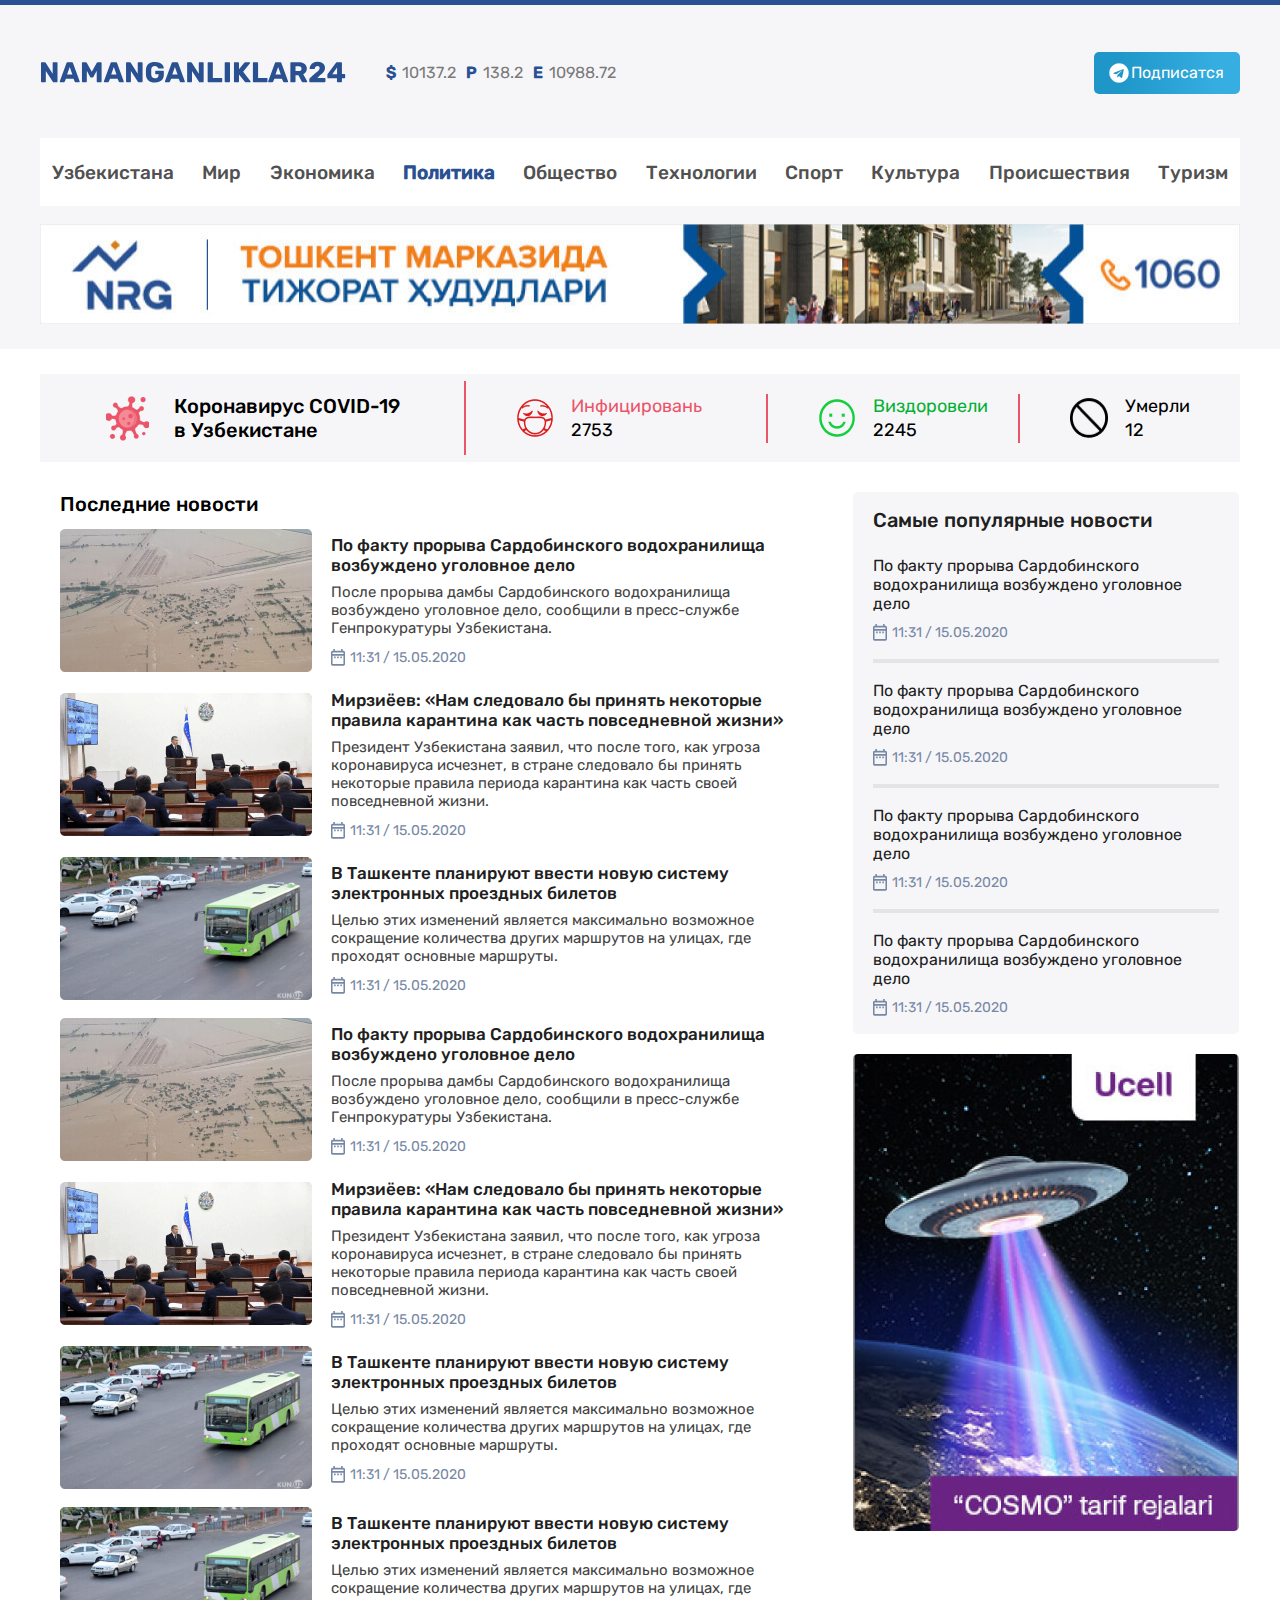
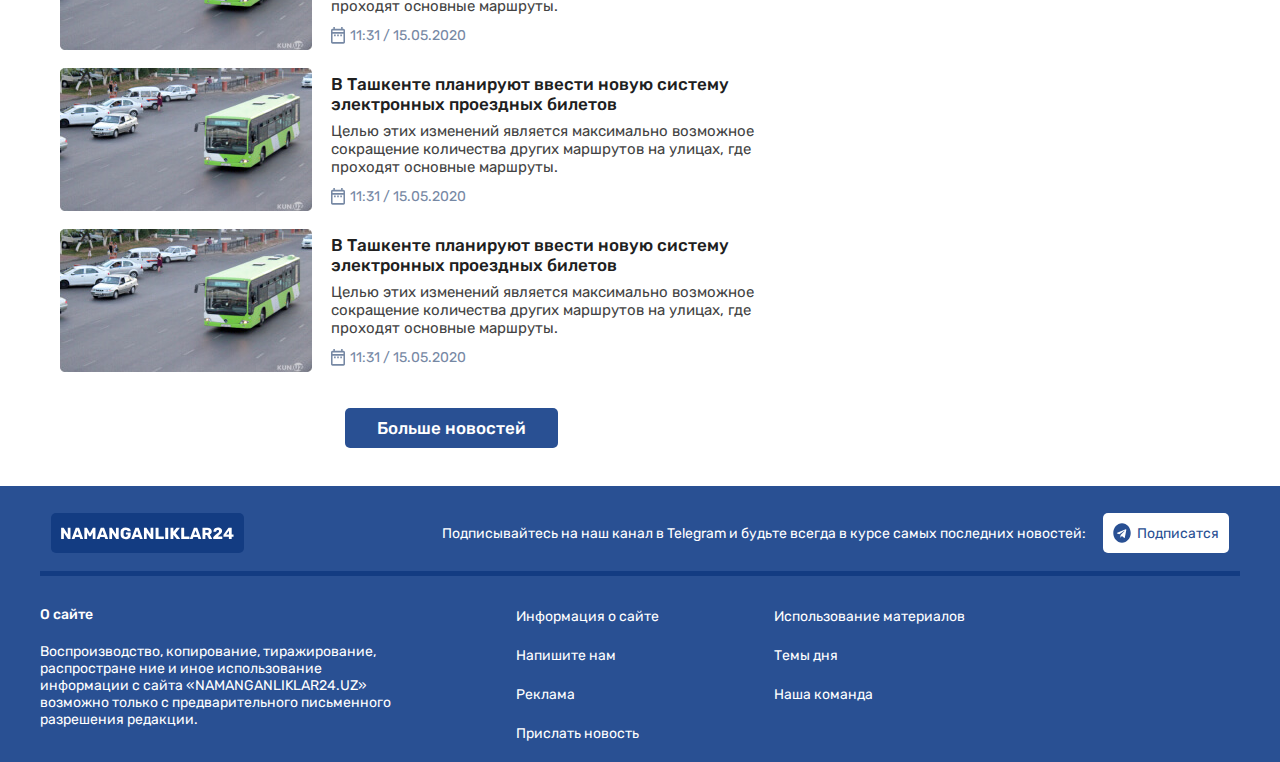
<file: politics.html>
<!DOCTYPE html>
<html lang="en">
<head>
    <meta charset="UTF-8">
    <meta http-equiv="X-UA-Compatible" content="IE=edge">
    <meta name="viewport" content="width=device-width, initial-scale=1.0">
    <link rel="stylesheet" href="./css/style.css">
    <title>Namanganliklar24 | Politics</title>
</head>
<body>
    <header class="header">
        <div class="container header-container">
            <div class="header-top">
                <div class="header-top-left">
                    <a class="header-top-logo" href="#"><img src="./images/logo.svg" alt="Logotip" width="306" height="33"></a>
                    
                    <ul class="header-top-list">
                        <li class="header-top-item"><span>$</span> 10137.2</li>
                        <li class="header-top-item"><span>P</span> 138.2</li>
                        <li class="header-top-item"><span>E</span> 10988.72</li>
                    </ul>
                </div>
                
                <div class="header-top-right">
                    <a class="header-top-right-link" href="#"><img class="header-right-img" src="./images/telegram.png" alt="Telegram"> Подписатся</a>
                </div>
            </div>
            
            <div class="header-links">
                <ul class="header-list">
                    <li class="header-item"><a class="header-item-link" href="./index.html">Узбекистана</a></li>
                    <li class="header-item"><a class="header-item-link" href="#">Мир</a></li>
                    <li class="header-item"><a class="header-item-link" href="#">Экономика</a></li>
                    <li class="header-item"><a class="header-item-link header-item-link-active" href="./politics.html">Политика</a></li>
                    <li class="header-item"><a class="header-item-link" href="#">Общество</a></li>
                    <li class="header-item"><a class="header-item-link" href="#">Технологии</a></li>
                    <li class="header-item"><a class="header-item-link" href="#">Спорт</a></li>
                    <li class="header-item"><a class="header-item-link" href="#">Культура</a></li>
                    <li class="header-item"><a class="header-item-link" href="#">Происшествия</a></li>
                    <li class="header-item"><a class="header-item-link" href="#">Туризм</a></li>
                </ul>
            </div>
            
            <div class="header-img">
                <img src="./images/nrg-banner.jpg" alt="Banner-ad" width="1200" height="100">
            </div>
        </div>
    </header>
    
    <main class="main">
        <section class="covid19">
            <div class="container covid-section">
                <div class="first-covid-information">
                    <img class="covid-png" src="./images/Covid.png" alt="Covid-emblem" width="43" height="45">
                    
                    <p class="covid-first">Коронавирус COVID-19 в Узбекистане</p>
                </div>
                
                <hr class="covid-line covid-line-active">
                
                <div class="second-covid-information">
                    <div class="second-covid-information-img">
                        <img class="covid-second-png" src="./images/with-mask.png" alt="face-with-mask" width="38" height="40">
                    </div>
                    
                    <div class="second-covid-information-text">
                        <p class="second-covid-information-text-decor">Инфицировань</p>
                        <p class="second-covid-information-text-decor-numb">2753</p>
                    </div>
                </div>
                
                <hr class="covid-line">
                
                <div class="third-covid-information">
                    <div class="third-covid-information-img">
                        <img class="covid-third-png" src="./images/cil_smile.png" alt="Smile-face" width="38" height="40">
                    </div>
                    
                    <div class="third-covid-information-text">
                        <p class="third-covid-information-text-decor">Виздоровели</p>
                        <p class="third-covid-information-decor-num">2245</p>
                    </div>
                </div>
                
                <hr class="covid-line">
                
                <div class="fourth-covid-information">
                    <div class="fourth-covid-information-img">
                        <img class="covid-fourth-png" src="./images/Vector.png" alt="Died" width="38" height="40">
                    </div>
                    
                    <div class="fourth-covid-information-text">
                        <p class="fourth-covid-information-text-decor">Умерли</p>
                        <p class="fourth-covid-information-decor-num">12</p>
                    </div>
                </div>
            </div>
        </section>
        
        <section class="main-news">
            <div class="container main-news-container">
                <div class="main-news-left">
                    <ul class="main-news-left-list">
                        <h2 class="main-news-top-heading">Последние новости</h2>
                        <li class="main-news-left-item">
                            <a class="main-news-link" href="#">
                                <div class="main-news-inner-left">
                                    <img src="./images/sardoba-main.jpg" alt="Sardoba-suv toshqini" width="252" height="143">
                                </div>
                                
                                <div class="main-news-inner-right">
                                    <p class="main-inner-heading">По факту прорыва Сардобинского водохранилища возбуждено уголовное дело</p>
                                    
                                    <p class="main-inner-text">После прорыва дамбы Сардобинского водохранилища возбуждено уголовное дело, сообщили в пресс-службе Генпрокуратуры Узбекистана.</p>
                                    
                                    <div class="main-inner-date-section">
                                        <img src="./images/date.svg" alt="date">
                                        
                                        <p class="main-inner-date">11:31 / 15.05.2020</p>
                                    </div>
                                </div>
                            </a>
                        </li>
                        
                        <li class="main-news-left-item">
                            <a class="main-news-link" href="./politics-news.html">
                                <div class="main-news-inner-left">
                                    <img src="./images/prezident-main.jpg" alt="Prezident suhbatda" width="252" height="143">
                                </div>
                                
                                <div class="main-news-inner-right">
                                    <p class="main-inner-heading">Мирзиёев: «Нам следовало бы принять некоторые правила 
                                        карантина как часть повседневной жизни»</p>
                                        
                                        <p class="main-inner-text">Президент Узбекистана заявил, что после того, как угроза коронавируса исчезнет, в стране следовало бы принять некоторые правила периода карантина как часть своей повседневной жизни.</p>
                                        
                                        <div class="main-inner-date-section">
                                            <img src="./images/date.svg" alt="date">
                                            
                                            <p class="main-inner-date">11:31 / 15.05.2020</p>
                                        </div>
                                    </div>
                                </a>
                            </li>
                            
                            <li class="main-news-left-item">
                                <a class="main-news-link" href="#">
                                    <div class="main-news-inner-left">
                                        <img src="./images/avtobus-main.jpg" alt="toshkent avtobusi" width="252" height="143">
                                    </div>
                                    
                                    <div class="main-news-inner-right">
                                        <p class="main-inner-heading">В Ташкенте планируют ввести новую систему электронных проездных билетов</p>
                                        
                                        <p class="main-inner-text">Целью этих изменений является максимально возможное сокращение количества других маршрутов на улицах, где проходят основные маршруты.</p>
                                        
                                        <div class="main-inner-date-section">
                                            <img src="./images/date.svg" alt="date">
                                            
                                            <p class="main-inner-date">11:31 / 15.05.2020</p>
                                        </div>
                                    </div>
                                </a>
                            </li>
                            
                            <li class="main-news-left-item">
                                <a class="main-news-link" href="#">
                                    <div class="main-news-inner-left">
                                        <img src="./images/sardoba-main.jpg" alt="Sardoba-suv toshqini" width="252" height="143">
                                    </div>
                                    
                                    <div class="main-news-inner-right">
                                        <p class="main-inner-heading">По факту прорыва Сардобинского водохранилища возбуждено уголовное дело</p>
                                        
                                        <p class="main-inner-text">После прорыва дамбы Сардобинского водохранилища возбуждено уголовное дело, сообщили в пресс-службе Генпрокуратуры Узбекистана.</p>
                                        
                                        <div class="main-inner-date-section">
                                            <img src="./images/date.svg" alt="date">
                                            
                                            <p class="main-inner-date">11:31 / 15.05.2020</p>
                                        </div>
                                    </div>
                                </a>
                            </li>
                            
                            <li class="main-news-left-item">
                                <a class="main-news-link" href="#">
                                    <div class="main-news-inner-left">
                                        <img src="./images/prezident-main.jpg" alt="Prezident suhbatda" width="252" height="143">
                                    </div>
                                    
                                    <div class="main-news-inner-right">
                                        <p class="main-inner-heading">Мирзиёев: «Нам следовало бы принять некоторые правила 
                                            карантина как часть повседневной жизни»</p>
                                            
                                            <p class="main-inner-text">Президент Узбекистана заявил, что после того, как угроза коронавируса исчезнет, в стране следовало бы принять некоторые правила периода карантина как часть своей повседневной жизни.</p>
                                            
                                            <div class="main-inner-date-section">
                                                <img src="./images/date.svg" alt="date">
                                                
                                                <p class="main-inner-date">11:31 / 15.05.2020</p>
                                            </div>
                                        </div>
                                    </a>
                                </li>
                                
                                <li class="main-news-left-item">
                                    <a class="main-news-link" href="#">
                                        <div class="main-news-inner-left">
                                            <img src="./images/avtobus-main.jpg" alt="Toshkent avtobusi" width="252" height="143">
                                        </div>
                                        
                                        <div class="main-news-inner-right">
                                            <p class="main-inner-heading">В Ташкенте планируют ввести новую систему электронных проездных билетов</p>
                                            
                                            <p class="main-inner-text">Целью этих изменений является максимально возможное сокращение количества других маршрутов на улицах, где проходят основные маршруты.</p>
                                            
                                            <div class="main-inner-date-section">
                                                <img src="./images/date.svg" alt="date">
                                                
                                                <p class="main-inner-date">11:31 / 15.05.2020</p>
                                            </div>
                                        </div>
                                    </a>
                                </li>
                                
                                <li class="main-news-left-item">
                                    <a class="main-news-link" href="#">
                                        <div class="main-news-inner-left">
                                            <img src="./images/avtobus-main.jpg" alt="Toshkent avtobusi" width="252" height="143">
                                        </div>
                                        
                                        <div class="main-news-inner-right">
                                            <p class="main-inner-heading">В Ташкенте планируют ввести новую систему электронных проездных билетов</p>
                                            
                                            <p class="main-inner-text">Целью этих изменений является максимально возможное сокращение количества других маршрутов на улицах, где проходят основные маршруты.</p>
                                            
                                            <div class="main-inner-date-section">
                                                <img src="./images/date.svg" alt="date">
                                                
                                                <p class="main-inner-date">11:31 / 15.05.2020</p>
                                            </div>
                                        </div>
                                    </a>
                                </li>
                                
                                <li class="main-news-left-item">
                                    <a class="main-news-link" href="#">
                                        <div class="main-news-inner-left">
                                            <img src="./images/avtobus-main.jpg" alt="Toshkent avtobusi" width="252" height="143">
                                        </div>
                                        
                                        <div class="main-news-inner-right">
                                            <p class="main-inner-heading">В Ташкенте планируют ввести новую систему электронных проездных билетов</p>
                                            
                                            <p class="main-inner-text">Целью этих изменений является максимально возможное сокращение количества других маршрутов на улицах, где проходят основные маршруты.</p>
                                            
                                            <div class="main-inner-date-section">
                                                <img src="./images/date.svg" alt="date">
                                                
                                                <p class="main-inner-date">11:31 / 15.05.2020</p>
                                            </div>
                                        </div>
                                    </a>
                                </li>
                                
                                <li class="main-news-left-item">
                                    <a class="main-news-link" href="#">
                                        <div class="main-news-inner-left">
                                            <img src="./images/avtobus-main.jpg" alt="Toshkent avtobusi" width="252" height="143">
                                        </div>
                                        
                                        <div class="main-news-inner-right">
                                            <p class="main-inner-heading">В Ташкенте планируют ввести новую систему электронных проездных билетов</p>
                                            
                                            <p class="main-inner-text">Целью этих изменений является максимально возможное сокращение количества других маршрутов на улицах, где проходят основные маршруты.</p>
                                            
                                            <div class="main-inner-date-section">
                                                <img src="./images/date.svg" alt="date">
                                                
                                                <p class="main-inner-date">11:31 / 15.05.2020</p>
                                            </div>
                                        </div>
                                    </a>
                                </li>
                            </ul>
                            
                            <a class="main-left-button" href="#">Больше новостей</a>
                        </div>
                        
                        <div class="main-news-right">
                            <ul class="main-news-right-list">
                                <h2 class="main-inner-right-heading">Cамые популярные новости</h2>
                                <li class="main-news-right-item">
                                    <a class="main-news-left-link" href="#">
                                        <p class="main-inner-right-text">По факту прорыва Сардобинского водохранилища возбуждено уголовное дело</p>
                                        
                                        <div class="main-inner-right-date-section">
                                            <img src="./images/date.svg" alt="date">
                                            
                                            <p class="main-inner-right-date">11:31 / 15.05.2020</p>
                                        </div>
                                    </a>
                                </li>
                                
                                <hr class="main-line">
                                
                                <li class="main-news-right-item">
                                    <a class="main-news-left-link" href="#">
                                        <p class="main-inner-right-text">По факту прорыва Сардобинского водохранилища возбуждено уголовное дело</p>
                                        
                                        <div class="main-inner-right-date-section">
                                            <img src="./images/date.svg" alt="date">
                                            
                                            <p class="main-inner-right-date">11:31 / 15.05.2020</p>
                                        </div>
                                    </a>
                                </li>
                                
                                <hr class="main-line">
                                
                                <li class="main-news-right-item">
                                    <a class="main-news-left-link" href="#">
                                        <p class="main-inner-right-text">По факту прорыва Сардобинского водохранилища возбуждено уголовное дело</p>
                                        
                                        <div class="main-inner-right-date-section">
                                            <img src="./images/date.svg" alt="date">
                                            
                                            <p class="main-inner-right-date">11:31 / 15.05.2020</p>
                                        </div>
                                    </a>
                                </li>
                                
                                <hr class="main-line">
                                
                                <li class="main-news-right-item">
                                    <a class="main-news-left-link" href="#">
                                        <p class="main-inner-right-text">По факту прорыва Сардобинского водохранилища возбуждено уголовное дело</p>
                                        
                                        <div class="main-inner-right-date-section">
                                            <img src="./images/date.svg" alt="date">
                                            
                                            <p class="main-inner-right-date">11:31 / 15.05.2020</p>
                                        </div>
                                    </a>
                                </li>
                            </ul>
                            
                            <img class="main-ucell" src="./images/ucell.jpg" alt="Ucell reklamasi" width="386" height="477">
                        </div>
                    </div>
                </section>
                
            </main>

            <footer class="footer">
                <div class="container">
                    <div class="footer-top">
                        <div class="footer-top-link">
                            <a class="footer-main-top-link" href="#"><img src="./images/footer-logo.svg" alt="footer-logotip" width="173" height="21"></a>
                        </div>
    
                        <div class="footer-top-right">
                            <p class="footer-top-right-text">Подписывайтесь на наш канал в Telegram и будьте всегда в курсе самых последних новостей:</p>
    
                            <a class="footer-top-right-link" href="#"><img class="footer-top-telegram" src="./images/footer-telegram.svg" alt="Telegram link">Подписатся<a>
                        </div>
                    </div>
    
                    <hr class="footer-line">
    
                    <div class="footer-bottom">
                        <div class="footer-bottom-left">
                            <p class="footer-bottom-text-heading">О сайте</p>
    
                            <p class="footer-bottom-text">Воспроизводство, копирование, тиражирование, распростране ние и иное использование информации с сайта «NAMANGANLIKLAR24.UZ» возможно только с предварительного письменного разрешения редакции.
                            </p>
                        </div>
    
                        <div class="footer-bottom-list">
                            <ul class="footer-bottom-left-list">
                                <li class="footer-bottom-item"><a class="footer-bottom-item-link" href="#">Информация о сайте</a></li>
                                <li class="footer-bottom-item"><a class="footer-bottom-item-link" href="#">Напишите нам</a></li>
                                <li class="footer-bottom-item"><a class="footer-bottom-item-link" href="#">Реклама</a></li>
                                <li class="footer-bottom-item"><a class="footer-bottom-item-link" href="#">Прислать новость</a></li>
                            </ul>
    
                            <ul class="footer-bottom-right-list">
                                <li class="footer-bottom-item"><a class="footer-bottom-item-link" href="#">Использование материалов</a></li>
                                <li class="footer-bottom-item"><a class="footer-bottom-item-link" href="#">Темы дня</a></li>
                                <li class="footer-bottom-item"><a class="footer-bottom-item-link" href="#">Наша команда</a></li>
                            </ul>
                        </div>
                    </div>
                </div>
            </footer>
    </body>
</html>
</file>
<file: css/style.css>
@font-face {
    font-family: 'Rubik';
    src: url('./../fonts/Rubik-Medium.woff2') format('woff2'),
    url('./../Rubik-Medium.woff') format('woff');
    font-weight: 500;
    font-style: normal;
    font-display: swap;
}

@font-face {
    font-family: 'Rubik';
    src: url('./../fonts/Rubik-Regular.woff2') format('woff2'),
    url('./../fonts/Rubik-Regular.woff') format('woff');
    font-weight: normal;
    font-style: normal;
    font-display: swap;
}


input , textarea {
    font-family: 'Rubik' , sans-serif;
}

* {
    box-sizing: border-box;
}

body {
    margin: 0;
    padding: 0;
    font-size: 16px;
    font-family: 'Rubik', sans-serif;
}

img {
    vertical-align: middle;
}

.header {
    border-top: 5px solid #285193;
    background-color: #F6F6F9;
}

.container {
    max-width: 1240px;
    margin-left: auto;
    margin-right: auto;
    display: flex;
    padding-left: 20px;
    padding-right: 20px;
    flex-direction: column;
}


.header-top {
    display: flex;
    align-items: center;
    justify-content: space-between;
    margin-top: 42px;
    margin-bottom: 40px;
    vertical-align: middle;
}


.header-top-left {
    display: flex;
    align-items: center;
    margin-right: 459px;
}

.header-top-list {
    list-style-type: none;
    display: flex;
}

.header-top-item {
    margin-right: 10px;
    font-weight: 400;
    font-size: 16px;
    line-height: 19px;  
    color: #7A7A7A;
}

span {
    margin-right: 2px;
    color: #285193;
    font-weight: bold;
}

.header-top-right-link {
    text-decoration: none;
    display: flex;
    align-items: center;
    width: 146px;
    background: linear-gradient(90deg, #1E96C8 15.07%, #37AEE2 85.96%);
    border-radius: 5px;    
    color: #fff;
    padding: 11px 12px 11px 8px;
    transition: 0.3s;
}

.header-top-right-link:hover {
    opacity: 0.8;
    transition: 0.3s;
}

.header-top-right-link:active {
    opacity: 0.5;
}

.header-right-img {
    margin-left: 7px;
    margin-right: 2px;
}

.header-list {
    list-style-type: none;
    display: flex;
    align-items: center;
    background: #fff;
    margin: 0;
    padding: 0;
    display: flex;
    width: 1200px;
    height: 68px;
    justify-content: space-between;
    margin-bottom: 18px;
}

.header-item-link {
    text-decoration: none;
    margin: 0;
    padding: 0;
    margin-left: 12px;
    margin-right: 12px;
    margin-top: 12px;
    margin-bottom: 12px;
    color: #515151;
    font-weight: 500;
    font-size: 19px;
    line-height: 23px;
}

.header-item-link-active {
    color: #295091;
    font-weight: bold;
}



.header-img {
    margin-bottom: 25px;
}



/* MAIN */



.covid-section{
    display: flex;
    align-items: center;
    justify-content: space-evenly;
    margin-top: 25px;
    flex-direction: row;
    width: 1200px;
    background-color: #F6F6F9;
    margin-bottom: 18px;
}

.first-covid-information {
    display: flex;
    align-items: center;
    width: 330px;
    margin-right: 32px;
}

.covid-png {
    margin: 0;
    padding: 0;
    margin-right: 25px;
    margin-left: 25px;
}

.covid-first {
    font-weight: 500;
    font-size: 20px;
    line-height: 24px;
}

.covid-line {
    width: 2px;
    height: 49px;
    margin: 0;
    padding: 0;
    border-width: 0px;
    background-color: #EB5569;
    margin-right: 29px;
}

.covid-line-active {
    margin: 0;
    padding: 0;
    width: 2px;
    height: 74px;
    border-width: 0px;
    background-color: #EB5569;
    margin-right: 29px;
}


.second-covid-information {
    display: flex;
    align-items: center;
}

.covid-second-png {
    margin-right: 17px;
}

.second-covid-information-text {
    margin-right: 42px;
}

.second-covid-information-text-decor{
    margin: 0;
    padding: 0;
    margin-bottom: 3px;
    font-size: 18px;
    line-height: 21px;
    color: #EB5569;
}

.second-covid-information-text-decor-numb {
    margin: 0;
    padding: 0;
    font-size: 18px;
    line-height: 21px;
}

.third-covid-information {
    display: flex;
    align-items: center;
    margin-right: 9px;
}

.covid-third-png {
    margin-right: 17px;
}

.third-covid-information-text-decor {
    margin: 0;
    padding: 0;
    margin-bottom: 3px;
    font-size: 18px;
    line-height: 21px;
    color: #05B135;
}

.third-covid-information-decor-num {
    margin: 0;
    padding: 0;
    font-size: 18px;
    line-height: 21px;
} 

.fourth-covid-information {
    display: flex;
    align-items: center;
    margin-right: 9px;
}

.covid-fourth-png {
    margin-right: 17px;
}

.fourth-covid-information-text-decor {
    margin: 0;
    padding: 0;
    margin-bottom: 3px;
    font-size: 18px;
    line-height: 21px;
    color: #000;
}

.fourth-covid-information-decor-num {
    margin: 0;
    padding: 0;
    font-size: 18px;
    line-height: 21px;
} 


.news-section-list {
    list-style-type: none;
    display: flex;
    flex-wrap: wrap;
    margin: 0;
    padding: 0;
}


.news-section-item {
    margin: 0;
    padding: 0;
    width: 380px;
    margin: 0px 10px;
    margin-bottom: 18px;
} 

.news-item-text {
    font-size: 17px;
    line-height: 20px;
    color: #202020;
    font-weight: 500;
    margin-bottom: 11px;
}

.news-item-bottom-text {
    font-weight: 400;
    font-size: 14px;
    line-height: 17px; 
    color: #6B6D97;
}

.news-section-link {
    text-decoration: none;
    margin: 0;
    padding: 0;
}

.remainder-box {
    width: 1200px;
    display: flex;
    align-items: center;
    justify-content: space-between;
    background: rgba(239, 186, 84, 0.18);
    border-radius: 5px;
    margin-top: 16px;
    margin-bottom: 38px;
}

.remainder-text {
    display: flex;
    align-items: center;
    margin: 0;
    padding: 0;
    margin-top: 33px;
    margin-bottom: 33px;
}

.remainder-link {
    text-decoration: none;
    width: 264px;
    background: linear-gradient(90deg, #FE5C28 0%, rgba(255, 139, 54, 0.9) 88.43%);
    border-radius: 5px;
    padding: 8px;
    font-weight: 500;
    font-size: 20px;
    line-height: 24px;
    color: #fff;
    margin-right: 20px;
    margin-top: 25px;
    margin-bottom: 25px;
    transition: 0.3s;
}

.remainder-link:hover {
    opacity: 0.8;
    transition: 0.3s;
}

.remainder-link:active {
    opacity: 0.5;
}

.remainder-img {
    margin-left: 34px;
    margin-right: 17px;
}

.remainder-main-text {
    margin: 0;
    padding: 0;
    font-weight: 500;
    font-size: 20px;
    line-height: 24px;
    color: #000000;
}



/* MAIN NEWS */



.main-news {
    margin: 0;
    padding: 0;
    margin-bottom: 38px;
    margin-top: 30px;
}

.main-news-container {
    width: 1200px;
    display: flex;
    flex-direction: row;
}

.main-news-top-heading {
    font-weight: 500;
    font-size: 20px;
    line-height: 24px;   
    color: #000000;
    margin: 0;
    padding: 0;
    margin-bottom: 13px;
}

.main-news-left {
    display: flex;
    flex-direction: column;
    align-items: center;
    margin-right: 10px;
}

.main-news-left-list {
    margin: 0;
    padding: 0;
    list-style-type: none;
    margin-bottom: 18px;
}

.main-news-left-item {
    display: flex;
    width: 783px;
    align-items: center;
    margin-bottom: 18px;
}

.main-news-link {
    display: flex;
    width: 783px;
    align-items: center;
    text-decoration: none;
}


.main-news-inner-left {
    margin-right: 19px;
    
}

.main-inner-heading {
    margin: 0;
    padding: 0;
    font-weight: 500;
    font-size: 17px;
    line-height: 20px;  
    color: #202020;
    margin-bottom: 8px;
    width: 500px;
}

.main-inner-text {
    margin: 0;
    padding: 0;
    font-size: 15px;
    line-height: 18px;   
    color: #434343;
    margin-bottom: 12px;
    width: 489px;
}

.main-inner-date-section {
    display: flex;
}

.main-inner-date {
    margin: 0;
    padding: 0;
    font-size: 14px;
    line-height: 17px;
    color: #7688A4;
    margin-left: 5px;
}

.main-left-button {
    padding: 10px 32px;
    background: #295093;
    border-radius: 5px;
    text-decoration: none;
    font-weight: 500;
    font-size: 17px;
    line-height: 20px;
    color: #FFFFFF;
    transition: 0.3s;
}

.main-left-button:hover {
    opacity: 0.8;
    transition: 0.3s;
}

.main-left-button:active {
    opacity: 0.5;
}

.main-inner-right-heading {
    font-weight: 500;
    margin: 0;
    padding: 0;
    font-size: 20px;
    line-height: 24px;  
    color: #202020;
    margin: 0px 70px 6px 20px;
    padding-top: 16px;
}

.main-news-right-list {
    list-style-type: none;
    margin: 0;
    padding: 0;
    margin-bottom: 20px; 
    width: 386px;
    background: #F6F6F9;
    border-radius: 5px;
}

.main-inner-right-text {
    margin: 0;
    padding: 0;
    margin: 0px 20px 11px 20px;
    padding-top: 18px;
}

.main-line {
    margin: 0;
    padding: 0;
    width: 346px;
    height: 4px;
    background: #E4E4E4;
    border-width: 0px;
    margin-left: 20px;
}

.main-inner-right-date-section {
    display: flex;
    margin-left: 20px;
    padding-bottom: 18px;
}

.main-inner-right-date {
    margin: 0;
    padding: 0;
    font-size: 14px;
    line-height: 17px;
    color: #7688A4;
    margin-left: 5px;
}

.main-news-left-link {
    text-decoration: none;
    color: #202020;
}


/* DOWNLOAD BOX */



.download-box-container {
    display: flex;
    flex-direction: row;
    align-items: center;
    background: #F6F6F9;
    border-radius: 5px;
    margin-bottom: 38px;
}

.download-main-img {
    margin-left: 19px;
    margin-top: 38px;
}

.download-text-section {
    width: 526px;
    display: flex;
    flex-direction: column;
}



.download-text-heading {
    font-weight: 500;
    font-size: 24px;
    line-height: 28px; 
    color: #295093;
    margin: 0;
    padding: 0;
    margin-bottom: 10px;
}

.download-text {
    margin: 0;
    padding: 0;
    font-size: 18px;
    line-height: 21px; 
    color: #333333;
}

.download-img-section {
    margin-left: 53px;
    margin-right: 10px;
}

.download-img {
    margin: 5px;
}



/* Footer */


.footer {
    background: #295093;
    
}

.footer-top {
    display: flex;
    align-items: center;
    justify-content: center;
    margin-top: 27px;
    margin-bottom: 18px;
}

.footer-main-top-link {
    display: inline-block;
    padding: 9px 10px;
    background-color: #133C82;
    border-radius: 5px;
    margin-right: 198px;
}

.footer-top-right {
    display: flex;
    align-items: center;
}

.footer-top-right-text {
    margin: 0;
    padding: 0;
    margin-right: 17px;
    font-size: 14px;
    line-height: 17px;
    color: #FFFFFF;
}

.footer-top-right-link {
    display: flex;
    align-items: center;
    background-color: #fff;
    padding: 10px;
    text-decoration: none;
    font-size: 14px;
    line-height: 17px;
    color: #295093;
    border-radius: 5px;
}

.footer-top-telegram {
    margin-right: 6px;
}

.footer-line {
    width: 1200px;
    height: 5px;
    border-width: 0px;
    background: #133C82;
    margin: 0;
    padding: 0;
    margin-bottom: 30px;
}

.footer-bottom {
    display: flex;
}

.footer-bottom-left {
    width: 365px;
    margin-right: 111px;
}

.footer-bottom-text-heading {
    font-weight: 500;
    font-size: 14px;
    line-height: 17px;
    color: #FFFFFF;
    margin: 0;
    padding: 0;
    margin-bottom: 20px;
}

.footer-bottom-text {
    font-size: 14px;
    line-height: 17px;
    color: #FFFFFF;
    margin: 0;
    padding: 0;
}

.footer-bottom-list {
    display: flex;
}

.footer-bottom-left-list {
    list-style-type: none;
    padding: 0;
    margin: 0;
    margin-right: 115px;
}

.footer-bottom-right-list {
    list-style-type: none;
    margin: 0;
    padding: 0;
}

.footer-bottom-item-link {
    text-decoration: none;
    font-size: 14px;
    line-height: 17px;   
    color: #FFFFFF;
}

.footer-bottom-item {
    margin-bottom: 20px;
}





/* POLTICS */




.main-president-text-heading {
    padding-top: 10px;
    padding-bottom: 10px;
    font-weight: 500;
    font-size: 18px;
    line-height: 21px; 
    color: #000000;
}

.main-president-text {
    font-size: 18px;
    line-height: 21px;
    color: #000000;
    padding-top: 10px;
    padding-bottom: 10px;
}

.main-president-italic {
    font-style: italic;
    font-weight: 500;
    font-size: 18px;
    line-height: 21px;
    color: #000000;
    margin: 0;
    padding: 0;
    padding-top: 10px;
    padding-bottom: 10px;
}

.president-htag-list {
    list-style-type: none;
    margin: 0;
    padding: 0;
    display: flex;
    align-items: center;
}

.president-h-tag {
    margin-right: 10px;
    padding-top: 13px;
    font-size: 18px;
    line-height: 21px;
    color: #28508E;
}

.president-line {
    background: #EBEBEB;
    width: 794px;
    height: 2px;
    border-width: 0px;
    margin: 0;
    padding: 0;
    margin-top: 5px;
    background: #FFFFFF;
    box-shadow: 0px 10px 20px rgba(22, 52, 7, 0.05);
}





/* CONTACTS */


.contact-us {
    display: flex;
}

.contact-left {
    width: 600px;
}

.contact-left-heading {
    margin: 0;
    padding: 0;
    margin-top: 17px;
    margin-bottom: 12px;
}

.contact-form {
    display: flex;
    flex-direction: column;
}

.contacts-input {
    padding: 15px 16px;
    font-size: 18px;
    line-height: 21px;
    color: #888888;
    margin-bottom: 20px;
    border: 2px solid hsla(217, 57%, 37%, 0.304);
    border-radius: 5px;
}

.contacts-input:hover {
    border: 2px solid hsla(217, 57%, 37%);
    transition: 0.3s;
}

.user-area  {
    min-height: 307px;
    resize: none;
}

.contact-submit-btn {
    background-color: #28508E;
    font-weight: 700;
    font-size: 18px;
    line-height: 21px;
    color: #FFFFFF;
    border-radius: 5px;
    width: 221px;
    padding: 15px 61px;
    margin-bottom: 30px;
    border-width: 0px;
}

.user-code {
    width: 221px;
    margin: 0;
    padding: 0;
    margin-bottom: 20px;
    padding: 15px 16px;
    margin-right: 18px;
}

.user-file {
    width: 221px;
}

.contact-code {
    display: flex;
}

.contact-code-text {
    font-size: 23px;
    line-height: 29px;
    color: #000000;
}

/* ______________________________ */



.contact-box{
    width: 510px;
    background: #FFFFFF;
    border: 2px solid #BCC3CD;
    border-radius: 5px;
    padding: 23px 17px 23px 25px;
    margin-left: 90px;
    margin-top: 60px;
    display: flex;
    flex-direction: column;
    box-shadow: 0 8px 9px  rgba(57, 57, 57, 0.25);;
}

.contact-right-rows {
    display: flex;
    justify-content: space-between;
}

.contact-right-heading-link {
    margin-left: 160px;
}

.contact-right-text {
    font-size: 18px;
    line-height: 21px;
    color: #888888;
}

.social-network {
    display: flex;
}

.contact-social-links {
    margin: 5px;
}

.contact-link-telegram {
    padding: 6px 10px;
    background: #295091;
    border-radius: 5px;
    color: #fff;
    text-decoration: none;
}

.contact-telegram-right {
    margin-right: 6px;
}

.contact-malibu {
    display: flex;
    align-items: center;
}

.contact-submit-btn {
    transition: 0.3s;
}

.contact-submit-btn:hover {
    opacity: 0.8;
    transition: 0.3s;
}

.contact-submit-btn:active {
    opacity: 0.5;
    transition: 0.3s;
}
</file>
